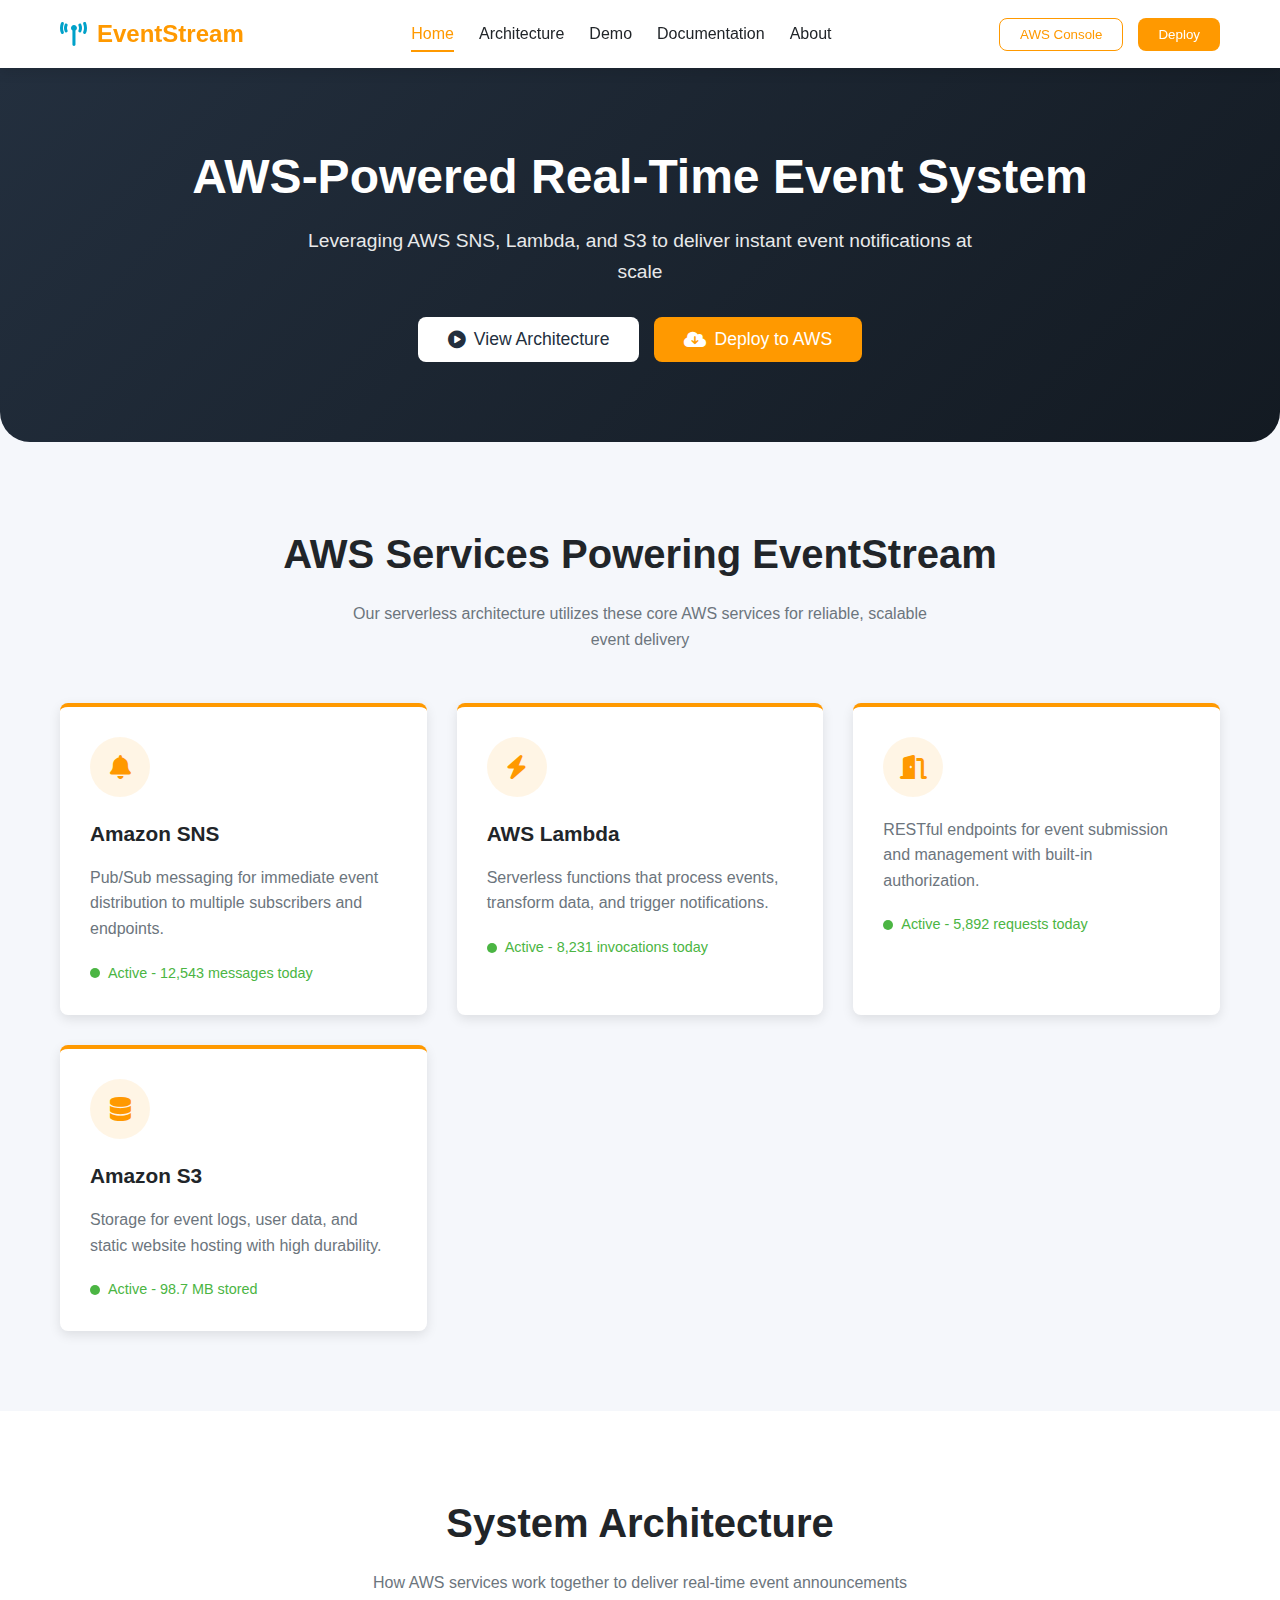
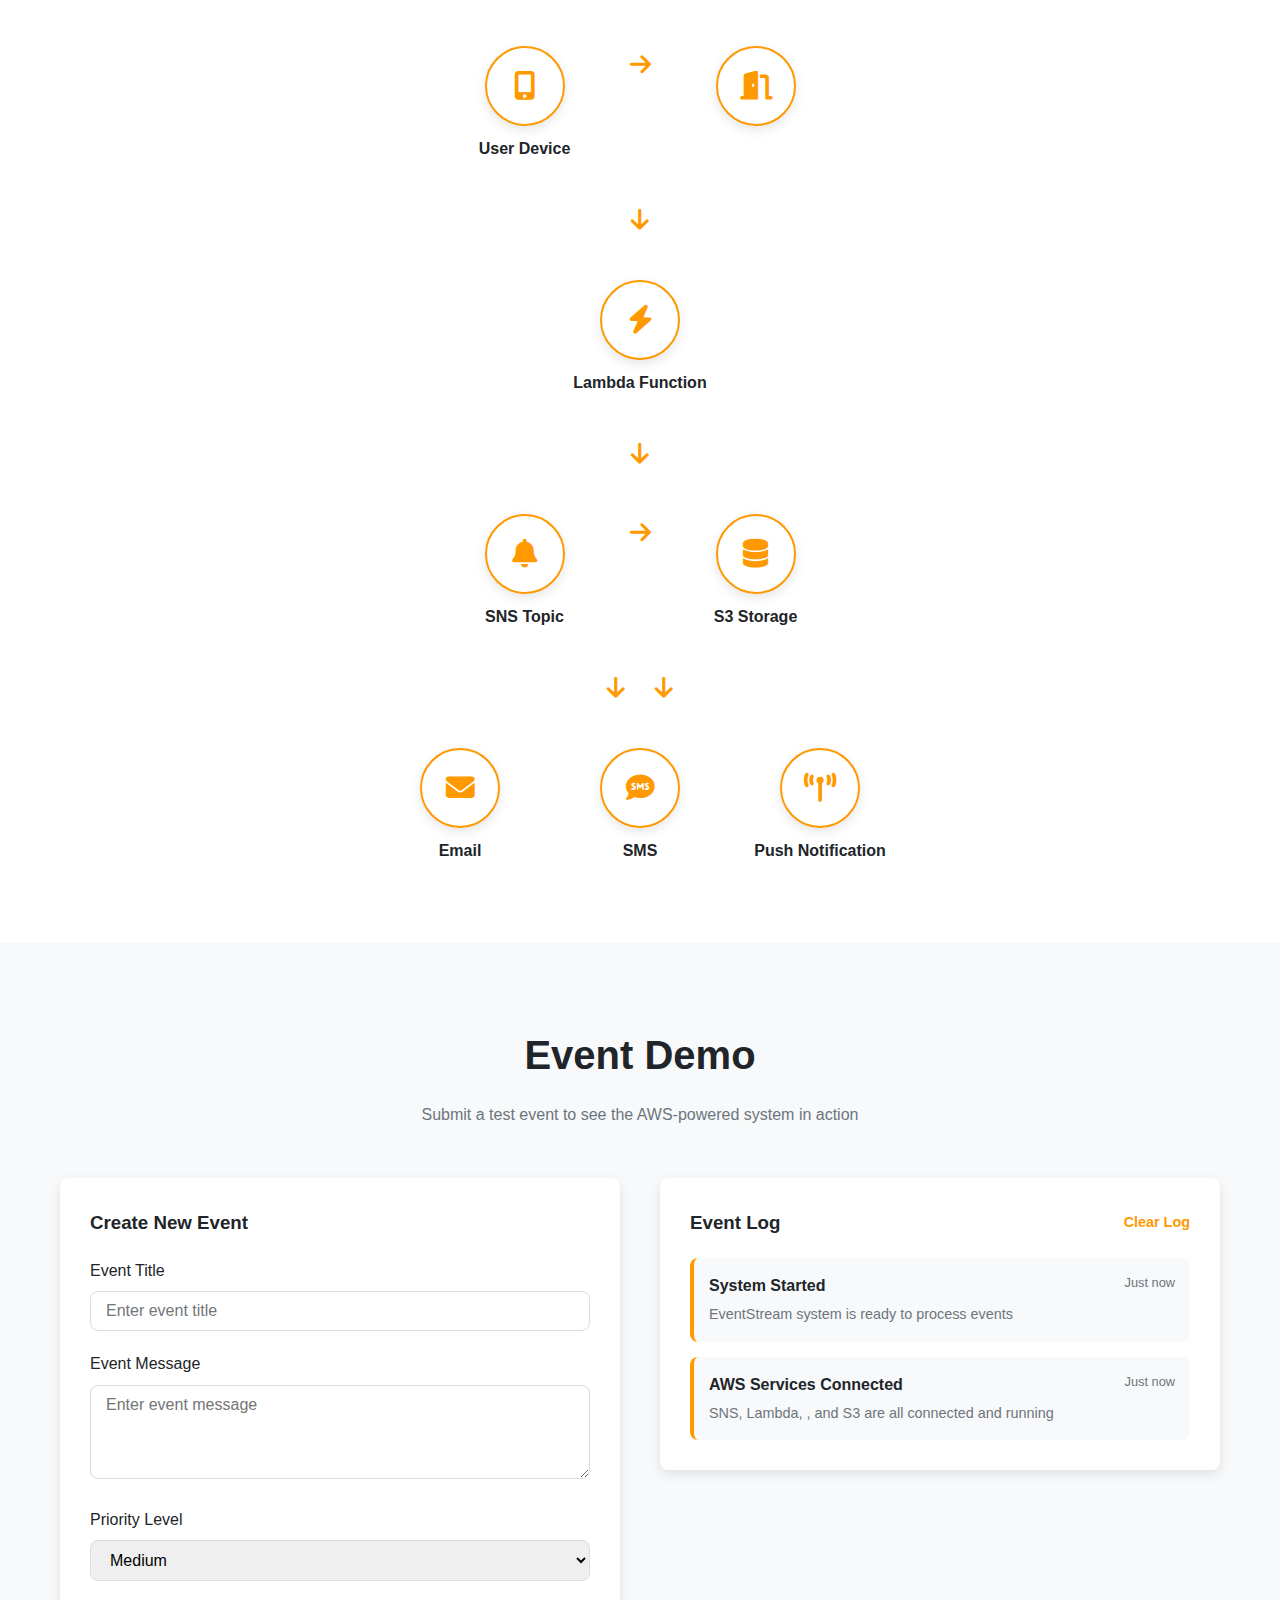
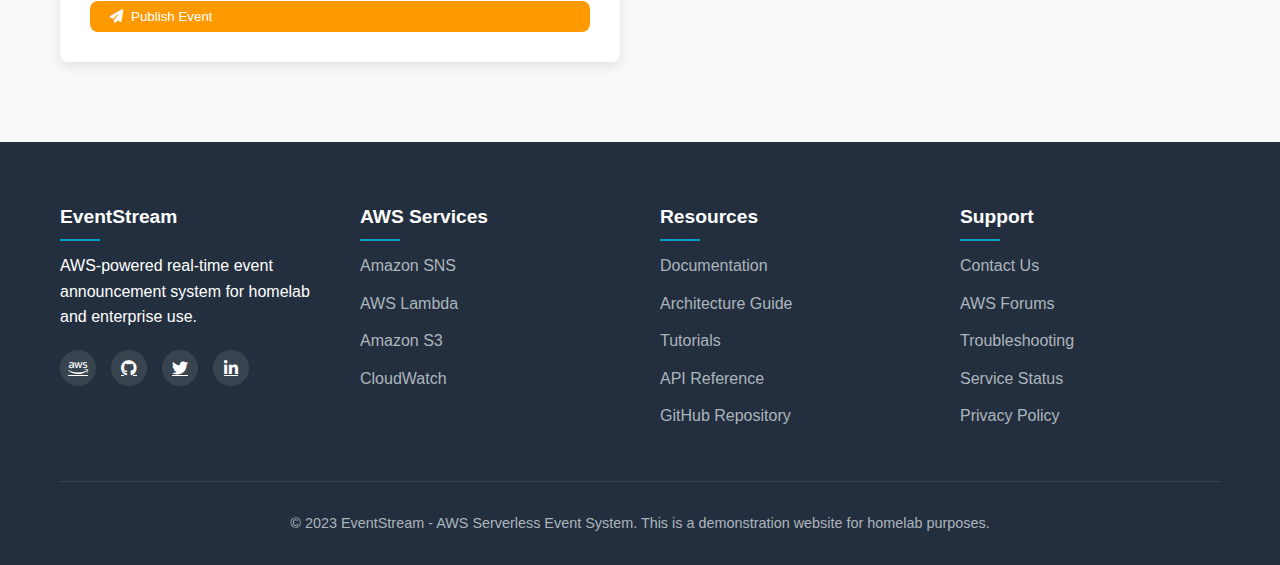
<file: index.html>
<!DOCTYPE html>
<html lang="en">
<head>
    <meta charset="UTF-8">
    <meta name="viewport" content="width=device-width, initial-scale=1.0">
    <title>EventStream - AWS-Powered Real-Time Event System</title>
    <link rel="stylesheet" href="https://cdnjs.cloudflare.com/ajax/libs/font-awesome/6.4.0/css/all.min.css">
    <link rel="stylesheet" href="styles.css">
</head>
<body>
    <!-- Header -->
    <header>
        <div class="container">
            <nav class="navbar">
                <div class="logo">
                    <i class="fas fa-broadcast-tower"></i>
                    <span>EventStream</span>
                </div>
                <div class="nav-links">
                    <a href="#" class="active">Home</a>
                    <a href="#">Architecture</a>
                    <a href="#">Demo</a>
                    <a href="#">Documentation</a>
                    <a href="#">About</a>
                </div>
                <div class="auth-buttons">
                    <button class="btn btn-outline">AWS Console</button>
                    <button class="btn btn-primary">Deploy</button>
                </div>
            </nav>
        </div>
    </header>

    <!-- Hero Section -->
    <section class="hero">
        <div class="container">
            <h1>AWS-Powered Real-Time Event System</h1>
            <p>Leveraging AWS SNS, Lambda, and S3 to deliver instant event notifications at scale</p>
            <div class="hero-buttons">
                <button class="btn btn-light"><i class="fas fa-play-circle"></i> View Architecture</button>
                <button class="btn btn-primary"><i class="fas fa-cloud-download-alt"></i> Deploy to AWS</button>
            </div>
        </div>
    </section>

    <!-- AWS Services Section -->
    <section class="section">
        <div class="container">
            <div class="section-header">
                <h2>AWS Services Powering EventStream</h2>
                <p>Our serverless architecture utilizes these core AWS services for reliable, scalable event delivery</p>
            </div>
            <div class="services-grid">
                <div class="service-card">
                    <div class="service-icon">
                        <i class="fas fa-bell"></i>
                    </div>
                    <h3>Amazon SNS</h3>
                    <p>Pub/Sub messaging for immediate event distribution to multiple subscribers and endpoints.</p>
                    <div class="service-status">
                        <div class="status-dot"></div>
                        <span>Active - 12,543 messages today</span>
                    </div>
                </div>
                <div class="service-card">
                    <div class="service-icon">
                        <i class="fas fa-bolt"></i>
                    </div>
                    <h3>AWS Lambda</h3>
                    <p>Serverless functions that process events, transform data, and trigger notifications.</p>
                    <div class="service-status">
                        <div class="status-dot"></div>
                        <span>Active - 8,231 invocations today</span>
                    </div>
                </div>
                <div class="service-card">
                    <div class="service-icon">
                        <i class="fas fa-door-open"></i>
                    </div>
                    <h3></h3>
                    <p>RESTful endpoints for event submission and management with built-in authorization.</p>
                    <div class="service-status">
                        <div class="status-dot"></div>
                        <span>Active - 5,892 requests today</span>
                    </div>
                </div>
                <div class="service-card">
                    <div class="service-icon">
                        <i class="fas fa-database"></i>
                    </div>
                    <h3>Amazon S3</h3>
                    <p>Storage for event logs, user data, and static website hosting with high durability.</p>
                    <div class="service-status">
                        <div class="status-dot"></div>
                        <span>Active - 98.7 MB stored</span>
                    </div>
                </div>
            </div>
        </div>
    </section>

    <!-- Architecture Diagram -->
    <section class="section architecture">
        <div class="container">
            <div class="section-header">
                <h2>System Architecture</h2>
                <p>How AWS services work together to deliver real-time event announcements</p>
            </div>
            <div class="arch-container">
                <div class="arch-diagram">
                    <div class="arch-row">
                        <div class="arch-component">
                            <div class="arch-icon">
                                <i class="fas fa-mobile-alt"></i>
                            </div>
                            <div class="arch-label">User Device</div>
                        </div>
                        <div class="arch-arrow">
                            <i class="fas fa-arrow-right"></i>
                        </div>
                        <div class="arch-component">
                            <div class="arch-icon">
                                <i class="fas fa-door-open"></i>
                            </div>
                            <div class="arch-label"></div>
                        </div>
                    </div>
                    
                    <div class="arch-row">
                        <div class="arch-arrow">
                            <i class="fas fa-arrow-down"></i>
                        </div>
                    </div>
                    
                    <div class="arch-row">
                        <div class="arch-component">
                            <div class="arch-icon">
                                <i class="fas fa-bolt"></i>
                            </div>
                            <div class="arch-label">Lambda Function</div>
                        </div>
                    </div>
                    
                    <div class="arch-row">
                        <div class="arch-arrow">
                            <i class="fas fa-arrow-down"></i>
                        </div>
                    </div>
                    
                    <div class="arch-row">
                        <div class="arch-component">
                            <div class="arch-icon">
                                <i class="fas fa-bell"></i>
                            </div>
                            <div class="arch-label">SNS Topic</div>
                        </div>
                        <div class="arch-arrow">
                            <i class="fas fa-arrow-right"></i>
                        </div>
                        <div class="arch-component">
                            <div class="arch-icon">
                                <i class="fas fa-database"></i>
                            </div>
                            <div class="arch-label">S3 Storage</div>
                        </div>
                    </div>
                    
                    <div class="arch-row">
                        <div class="arch-arrow">
                            <i class="fas fa-arrow-down"></i>
                        </div>
                        <div class="arch-arrow">
                            <i class="fas fa-arrow-down"></i>
                        </div>
                    </div>
                    
                    <div class="arch-row">
                        <div class="arch-component">
                            <div class="arch-icon">
                                <i class="fas fa-envelope"></i>
                            </div>
                            <div class="arch-label">Email</div>
                        </div>
                        <div class="arch-component">
                            <div class="arch-icon">
                                <i class="fas fa-sms"></i>
                            </div>
                            <div class="arch-label">SMS</div>
                        </div>
                        <div class="arch-component">
                            <div class="arch-icon">
                                <i class="fas fa-broadcast-tower"></i>
                            </div>
                            <div class="arch-label">Push Notification</div>
                        </div>
                    </div>
                </div>
            </div>
        </div>
    </section>

    <!-- Event Demo Section -->
    <section class="section demo-section">
        <div class="container">
            <div class="section-header">
                <h2>Event Demo</h2>
                <p>Submit a test event to see the AWS-powered system in action</p>
            </div>
            <div class="demo-container">
                <div class="event-form">
                    <h3>Create New Event</h3>
                    <form id="eventForm">
                        <div class="form-group">
                            <label for="eventTitle">Event Title</label>
                            <input type="text" id="eventTitle" class="form-control" placeholder="Enter event title" required>
                        </div>
                        <div class="form-group">
                            <label for="eventMessage">Event Message</label>
                            <textarea id="eventMessage" class="form-control" rows="4" placeholder="Enter event message" required></textarea>
                        </div>
                        <div class="form-group">
                            <label for="eventPriority">Priority Level</label>
                            <select id="eventPriority" class="form-control">
                                <option value="low">Low</option>
                                <option value="medium" selected>Medium</option>
                                <option value="high">High</option>
                                <option value="critical">Critical</option>
                            </select>
                        </div>
                        <button type="submit" class="btn btn-primary" style="width: 100%;">
                            <i class="fas fa-paper-plane"></i> Publish Event
                        </button>
                    </form>
                </div>
                <div class="event-log">
                    <h3>
                        Event Log
                        <span id="clearLog" style="font-size: 0.9rem; cursor: pointer; color: var(--primary);">Clear Log</span>
                    </h3>
                    <div class="log-entries" id="logEntries">
                        <div class="log-entry">
                            <div class="log-header">
                                <div class="log-title">System Started</div>
                                <div class="log-time">Just now</div>
                            </div>
                            <div class="log-message">EventStream system is ready to process events</div>
                        </div>
                        <div class="log-entry">
                            <div class="log-header">
                                <div class="log-title">AWS Services Connected</div>
                                <div class="log-time">Just now</div>
                            </div>
                            <div class="log-message">SNS, Lambda, , and S3 are all connected and running</div>
                        </div>
                    </div>
                </div>
            </div>
        </div>
    </section>

    <!-- Footer -->
    <footer>
        <div class="container">
            <div class="footer-content">
                <div class="footer-column">
                    <h3>EventStream</h3>
                    <p>AWS-powered real-time event announcement system for homelab and enterprise use.</p>
                    <div class="social-links">
                        <a href="#"><i class="fab fa-aws"></i></a>
                        <a href="#"><i class="fab fa-github"></i></a>
                        <a href="#"><i class="fab fa-twitter"></i></a>
                        <a href="#"><i class="fab fa-linkedin-in"></i></a>
                    </div>
                </div>
                <div class="footer-column">
                    <h3>AWS Services</h3>
                    <ul class="footer-links">
                        <li><a href="#">Amazon SNS</a></li>
                        <li><a href="#">AWS Lambda</a></li>
                        <li><a href="#"></a></li>
                        <li><a href="#">Amazon S3</a></li>
                        <li><a href="#">CloudWatch</a></li>
                    </ul>
                </div>
                <div class="footer-column">
                    <h3>Resources</h3>
                    <ul class="footer-links">
                        <li><a href="#">Documentation</a></li>
                        <li><a href="#">Architecture Guide</a></li>
                        <li><a href="#">Tutorials</a></li>
                        <li><a href="#">API Reference</a></li>
                        <li><a href="#">GitHub Repository</a></li>
                    </ul>
                </div>
                <div class="footer-column">
                    <h3>Support</h3>
                    <ul class="footer-links">
                        <li><a href="#">Contact Us</a></li>
                        <li><a href="#">AWS Forums</a></li>
                        <li><a href="#">Troubleshooting</a></li>
                        <li><a href="#">Service Status</a></li>
                        <li><a href="#">Privacy Policy</a></li>
                    </ul>
                </div>
            </div>
            <div class="footer-bottom">
                <p>&copy; 2023 EventStream - AWS Serverless Event System. This is a demonstration website for homelab purposes.</p>
            </div>
        </div>
    </footer>

    <script src="script.js"></script>
</body>
</html>
</file>
<file: styles.css>
:root {
    --primary: #FF9900; /* AWS Orange */
    --secondary: #232F3E; /* AWS Dark Blue */
    --accent: #00A1C9; /* AWS Light Blue */
    --light: #f8f9fa;
    --dark: #212529;
    --success: #4bb543;
    --warning: #ffcc00;
    --danger: #dc3545;
    --gray: #6c757d;
    --border-radius: 8px;
    --box-shadow: 0 4px 12px rgba(0, 0, 0, 0.1);
    --transition: all 0.3s ease;
}

* {
    margin: 0;
    padding: 0;
    box-sizing: border-box;
    font-family: 'Segoe UI', Tahoma, Geneva, Verdana, sans-serif;
}

body {
    background-color: #f5f7fb;
    color: var(--dark);
    line-height: 1.6;
}

.container {
    width: 100%;
    max-width: 1200px;
    margin: 0 auto;
    padding: 0 20px;
}

/* Header Styles */
header {
    background-color: white;
    box-shadow: var(--box-shadow);
    position: sticky;
    top: 0;
    z-index: 100;
}

.navbar {
    display: flex;
    justify-content: space-between;
    align-items: center;
    padding: 15px 0;
}

.logo {
    display: flex;
    align-items: center;
    gap: 10px;
    font-size: 1.5rem;
    font-weight: 700;
    color: var(--primary);
}

.logo i {
    color: var(--accent);
}

.nav-links {
    display: flex;
    gap: 25px;
}

.nav-links a {
    text-decoration: none;
    color: var(--dark);
    font-weight: 500;
    transition: var(--transition);
    position: relative;
}

.nav-links a:hover {
    color: var(--primary);
}

.nav-links a.active {
    color: var(--primary);
}

.nav-links a.active::after {
    content: '';
    position: absolute;
    bottom: -5px;
    left: 0;
    width: 100%;
    height: 2px;
    background-color: var(--primary);
}

.auth-buttons {
    display: flex;
    gap: 15px;
}

.btn {
    padding: 8px 20px;
    border-radius: var(--border-radius);
    font-weight: 500;
    cursor: pointer;
    transition: var(--transition);
    border: none;
    display: inline-flex;
    align-items: center;
    gap: 8px;
}

.btn-outline {
    background-color: transparent;
    border: 1px solid var(--primary);
    color: var(--primary);
}

.btn-outline:hover {
    background-color: var(--primary);
    color: white;
}

.btn-primary {
    background-color: var(--primary);
    color: white;
}

.btn-primary:hover {
    background-color: #e88a00;
}

/* Hero Section */
.hero {
    padding: 80px 0;
    background: linear-gradient(135deg, var(--secondary) 0%, #131a22 100%);
    color: white;
    text-align: center;
    border-radius: 0 0 30px 30px;
}

.hero h1 {
    font-size: 3rem;
    margin-bottom: 20px;
    line-height: 1.2;
}

.hero p {
    font-size: 1.2rem;
    max-width: 700px;
    margin: 0 auto 30px;
    opacity: 0.9;
}

.hero-buttons {
    display: flex;
    justify-content: center;
    gap: 15px;
    margin-top: 30px;
}

.hero .btn {
    padding: 12px 30px;
    font-size: 1.1rem;
}

.btn-light {
    background-color: white;
    color: var(--secondary);
}

.btn-light:hover {
    background-color: #f0f0f0;
}

/* AWS Services Section */
.section {
    padding: 80px 0;
}

.section-header {
    text-align: center;
    margin-bottom: 50px;
}

.section-header h2 {
    font-size: 2.5rem;
    color: var(--dark);
    margin-bottom: 15px;
}

.section-header p {
    color: var(--gray);
    max-width: 600px;
    margin: 0 auto;
}

.services-grid {
    display: grid;
    grid-template-columns: repeat(auto-fit, minmax(280px, 1fr));
    gap: 30px;
}

.service-card {
    background-color: white;
    border-radius: var(--border-radius);
    padding: 30px;
    box-shadow: var(--box-shadow);
    transition: var(--transition);
    border-top: 4px solid var(--primary);
}

.service-card:hover {
    transform: translateY(-5px);
}

.service-icon {
    width: 60px;
    height: 60px;
    background-color: rgba(255, 153, 0, 0.1);
    border-radius: 50%;
    display: flex;
    align-items: center;
    justify-content: center;
    margin-bottom: 20px;
}

.service-icon i {
    font-size: 1.5rem;
    color: var(--primary);
}

.service-card h3 {
    font-size: 1.3rem;
    margin-bottom: 15px;
    color: var(--dark);
}

.service-card p {
    color: var(--gray);
    margin-bottom: 20px;
}

.service-status {
    display: flex;
    align-items: center;
    gap: 8px;
    font-size: 0.9rem;
    color: var(--success);
}

.status-dot {
    width: 10px;
    height: 10px;
    border-radius: 50%;
    background-color: var(--success);
}

/* Architecture Diagram */
.architecture {
    background-color: white;
}

.arch-container {
    max-width: 900px;
    margin: 0 auto;
    position: relative;
}

.arch-diagram {
    display: flex;
    flex-direction: column;
    gap: 40px;
    align-items: center;
}

.arch-row {
    display: flex;
    justify-content: center;
    gap: 30px;
    width: 100%;
}

.arch-component {
    display: flex;
    flex-direction: column;
    align-items: center;
    gap: 10px;
    width: 150px;
}

.arch-icon {
    width: 80px;
    height: 80px;
    background-color: white;
    border: 2px solid var(--primary);
    border-radius: 50%;
    display: flex;
    align-items: center;
    justify-content: center;
    font-size: 1.8rem;
    color: var(--primary);
    box-shadow: var(--box-shadow);
}

.arch-label {
    text-align: center;
    font-weight: 600;
    color: var(--dark);
}

.arch-arrow {
    font-size: 1.5rem;
    color: var(--primary);
}

/* Event Demo Section */
.demo-section {
    background-color: #f8f9fa;
}

.demo-container {
    display: flex;
    gap: 40px;
    align-items: flex-start;
}

.event-form {
    flex: 1;
    background-color: white;
    border-radius: var(--border-radius);
    padding: 30px;
    box-shadow: var(--box-shadow);
}

.event-form h3 {
    margin-bottom: 20px;
    color: var(--dark);
}

.form-group {
    margin-bottom: 20px;
}

.form-group label {
    display: block;
    margin-bottom: 8px;
    font-weight: 500;
    color: var(--dark);
}

.form-control {
    width: 100%;
    padding: 10px 15px;
    border: 1px solid #ddd;
    border-radius: var(--border-radius);
    font-size: 1rem;
    transition: var(--transition);
}

.form-control:focus {
    outline: none;
    border-color: var(--primary);
    box-shadow: 0 0 0 2px rgba(255, 153, 0, 0.2);
}

.event-log {
    flex: 1;
    background-color: white;
    border-radius: var(--border-radius);
    padding: 30px;
    box-shadow: var(--box-shadow);
    max-height: 500px;
    overflow-y: auto;
}

.event-log h3 {
    margin-bottom: 20px;
    color: var(--dark);
    display: flex;
    justify-content: space-between;
    align-items: center;
}

.log-entries {
    display: flex;
    flex-direction: column;
    gap: 15px;
}

.log-entry {
    padding: 15px;
    border-radius: var(--border-radius);
    background-color: #f8f9fa;
    border-left: 4px solid var(--primary);
}

.log-entry.new {
    background-color: rgba(255, 153, 0, 0.05);
    border-left-color: var(--success);
}

.log-header {
    display: flex;
    justify-content: space-between;
    margin-bottom: 5px;
}

.log-title {
    font-weight: 600;
    color: var(--dark);
}

.log-time {
    font-size: 0.8rem;
    color: var(--gray);
}

.log-message {
    color: var(--gray);
    font-size: 0.9rem;
}

/* Footer */
footer {
    background-color: var(--secondary);
    color: white;
    padding: 60px 0 30px;
}

.footer-content {
    display: grid;
    grid-template-columns: repeat(auto-fit, minmax(200px, 1fr));
    gap: 40px;
    margin-bottom: 40px;
}

.footer-column h3 {
    font-size: 1.2rem;
    margin-bottom: 20px;
    position: relative;
}

.footer-column h3::after {
    content: '';
    position: absolute;
    bottom: -8px;
    left: 0;
    width: 40px;
    height: 2px;
    background-color: var(--accent);
}

.footer-links {
    list-style: none;
}

.footer-links li {
    margin-bottom: 12px;
}

.footer-links a {
    color: #adb5bd;
    text-decoration: none;
    transition: var(--transition);
}

.footer-links a:hover {
    color: white;
    padding-left: 5px;
}

.social-links {
    display: flex;
    gap: 15px;
    margin-top: 20px;
}

.social-links a {
    display: flex;
    align-items: center;
    justify-content: center;
    width: 36px;
    height: 36px;
    background-color: rgba(255, 255, 255, 0.1);
    border-radius: 50%;
    color: white;
    transition: var(--transition);
}

.social-links a:hover {
    background-color: var(--primary);
    transform: translateY(-3px);
}

.footer-bottom {
    text-align: center;
    padding-top: 30px;
    border-top: 1px solid rgba(255, 255, 255, 0.1);
    color: #adb5bd;
    font-size: 0.9rem;
}

/* Responsive Design */
@media (max-width: 992px) {
    .hero h1 {
        font-size: 2.5rem;
    }
    
    .demo-container {
        flex-direction: column;
    }
    
    .arch-row {
        flex-wrap: wrap;
    }
}

@media (max-width: 768px) {
    .navbar {
        flex-direction: column;
        gap: 15px;
    }
    
    .nav-links {
        gap: 15px;
    }
    
    .hero h1 {
        font-size: 2rem;
    }
    
    .hero p {
        font-size: 1rem;
    }
    
    .hero-buttons {
        flex-direction: column;
        align-items: center;
    }
    
    .section-header h2 {
        font-size: 2rem;
    }
}

@media (max-width: 576px) {
    .services-grid {
        grid-template-columns: 1fr;
    }
}
</file>
